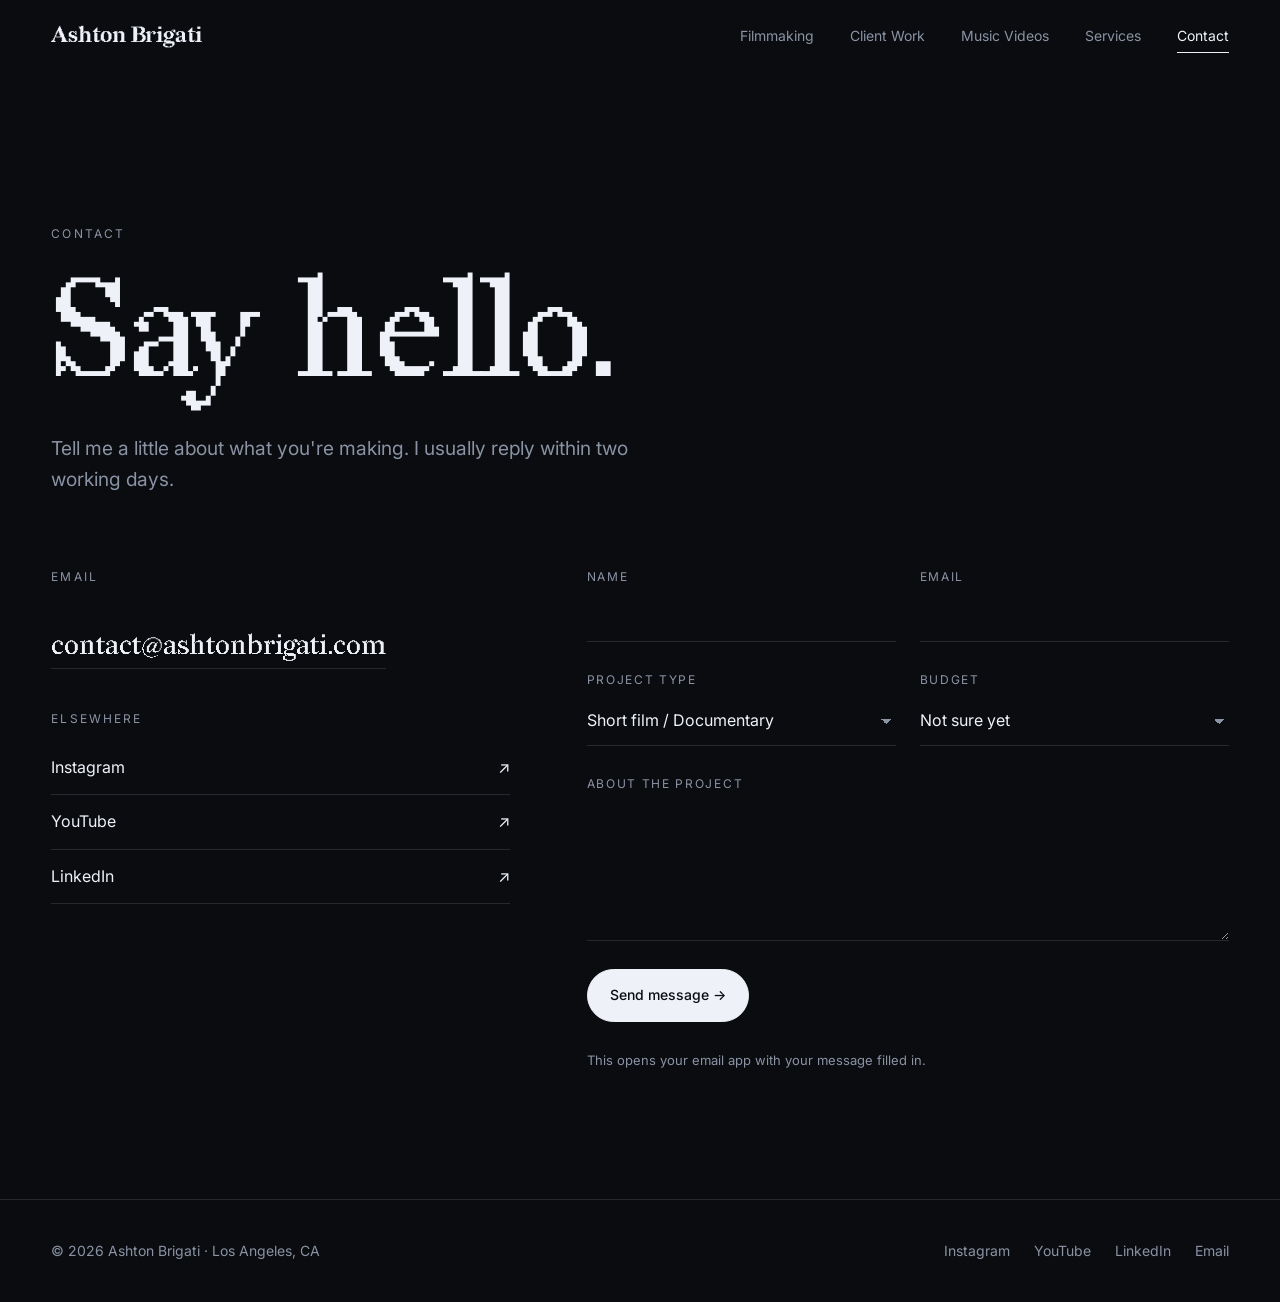
<file: contact.html>
<!DOCTYPE html>
<html lang="en">
<head>
  <meta charset="utf-8">
  <meta name="viewport" content="width=device-width, initial-scale=1">
  <link rel="icon" type="image/png" sizes="32x32" href="favicon-32.png?v=2">
  <link rel="icon" type="image/png" sizes="48x48" href="favicon-48.png?v=2">
  <link rel="apple-touch-icon" href="apple-touch-icon.png?v=2">
  <title>Contact | Ashton Brigati</title>
  <meta name="description" content="Ashton Brigati is a Los Angeles filmmaker, director and editor making short films, documentaries, music videos and video work for Patreon.">
  <link rel="canonical" href="https://ashtonbrigati.com/contact.html">
  <meta property="og:type" content="website">
  <meta property="og:site_name" content="Ashton Brigati">
  <meta property="og:title" content="Contact | Ashton Brigati">
  <meta property="og:description" content="Los Angeles filmmaker, director and editor. Short films, documentaries, music videos and video work for Patreon.">
  <meta property="og:url" content="https://ashtonbrigati.com/contact.html">
  <meta property="og:image" content="https://ashtonbrigati.com/media/thumbs/filmmaking-cover.jpg">
  <meta name="twitter:card" content="summary_large_image">
  <link rel="preconnect" href="https://fonts.googleapis.com">
  <link rel="preconnect" href="https://fonts.gstatic.com" crossorigin>
  <link href="https://fonts.googleapis.com/css2?family=Inter:wght@400;500&display=swap" rel="stylesheet">
  <link rel="preload" href="fonts/Redaction35-Regular.ttf" as="font" type="font/ttf" crossorigin>
  <link rel="stylesheet" href="css/site.css?v=202611121140">
</head>
<body data-page="contact">
  <div id="site-header"></div>

  <section class="page-head">
    <div class="wrap">
      <span class="eyebrow">Contact</span>
      <h1 class="display">Say hello.</h1>
      <p class="lede">Tell me a little about what you're making. I usually reply within two working days.</p>
    </div>
  </section>

  <section>
    <div class="wrap contact-grid">
      <div class="contact-info reveal">
        <span class="eyebrow">Email</span><br>
        <a class="big-mail" id="contact-mail"></a>
        <span class="eyebrow">Elsewhere</span>
        <ul id="contact-socials"></ul>
      </div>
      <form class="form reveal" id="contact-form">
        <div class="field"><label for="f-name">Name</label><input id="f-name" name="name" required autocomplete="name"></div>
        <div class="field"><label for="f-email">Email</label><input id="f-email" name="email" type="email" required autocomplete="email"></div>
        <div class="field"><label for="f-type">Project type</label>
          <select id="f-type" name="type"><option>Short film / Documentary</option><option>Music video</option><option>YouTube / Brand content</option><option>Freelance editing</option><option>Something else</option></select>
        </div>
        <div class="field"><label for="f-budget">Budget</label>
          <select id="f-budget" name="budget"><option>Not sure yet</option><option>Under $2k</option><option>$2k – $5k</option><option>$5k – $15k</option><option>$15k+</option></select>
        </div>
        <div class="field full"><label for="f-msg">About the project</label><textarea id="f-msg" name="message" required></textarea></div>
        <button class="btn btn-solid" type="submit">Send message →</button>
        <p class="form-note">This opens your email app with your message filled in.</p>
      </form>
    </div>
  </section>

  <div id="site-footer"></div>
  <script src="js/content.js?v=202611121140"></script>
  <script src="js/site.js?v=202611121140"></script>
</body>
</html>
</file>
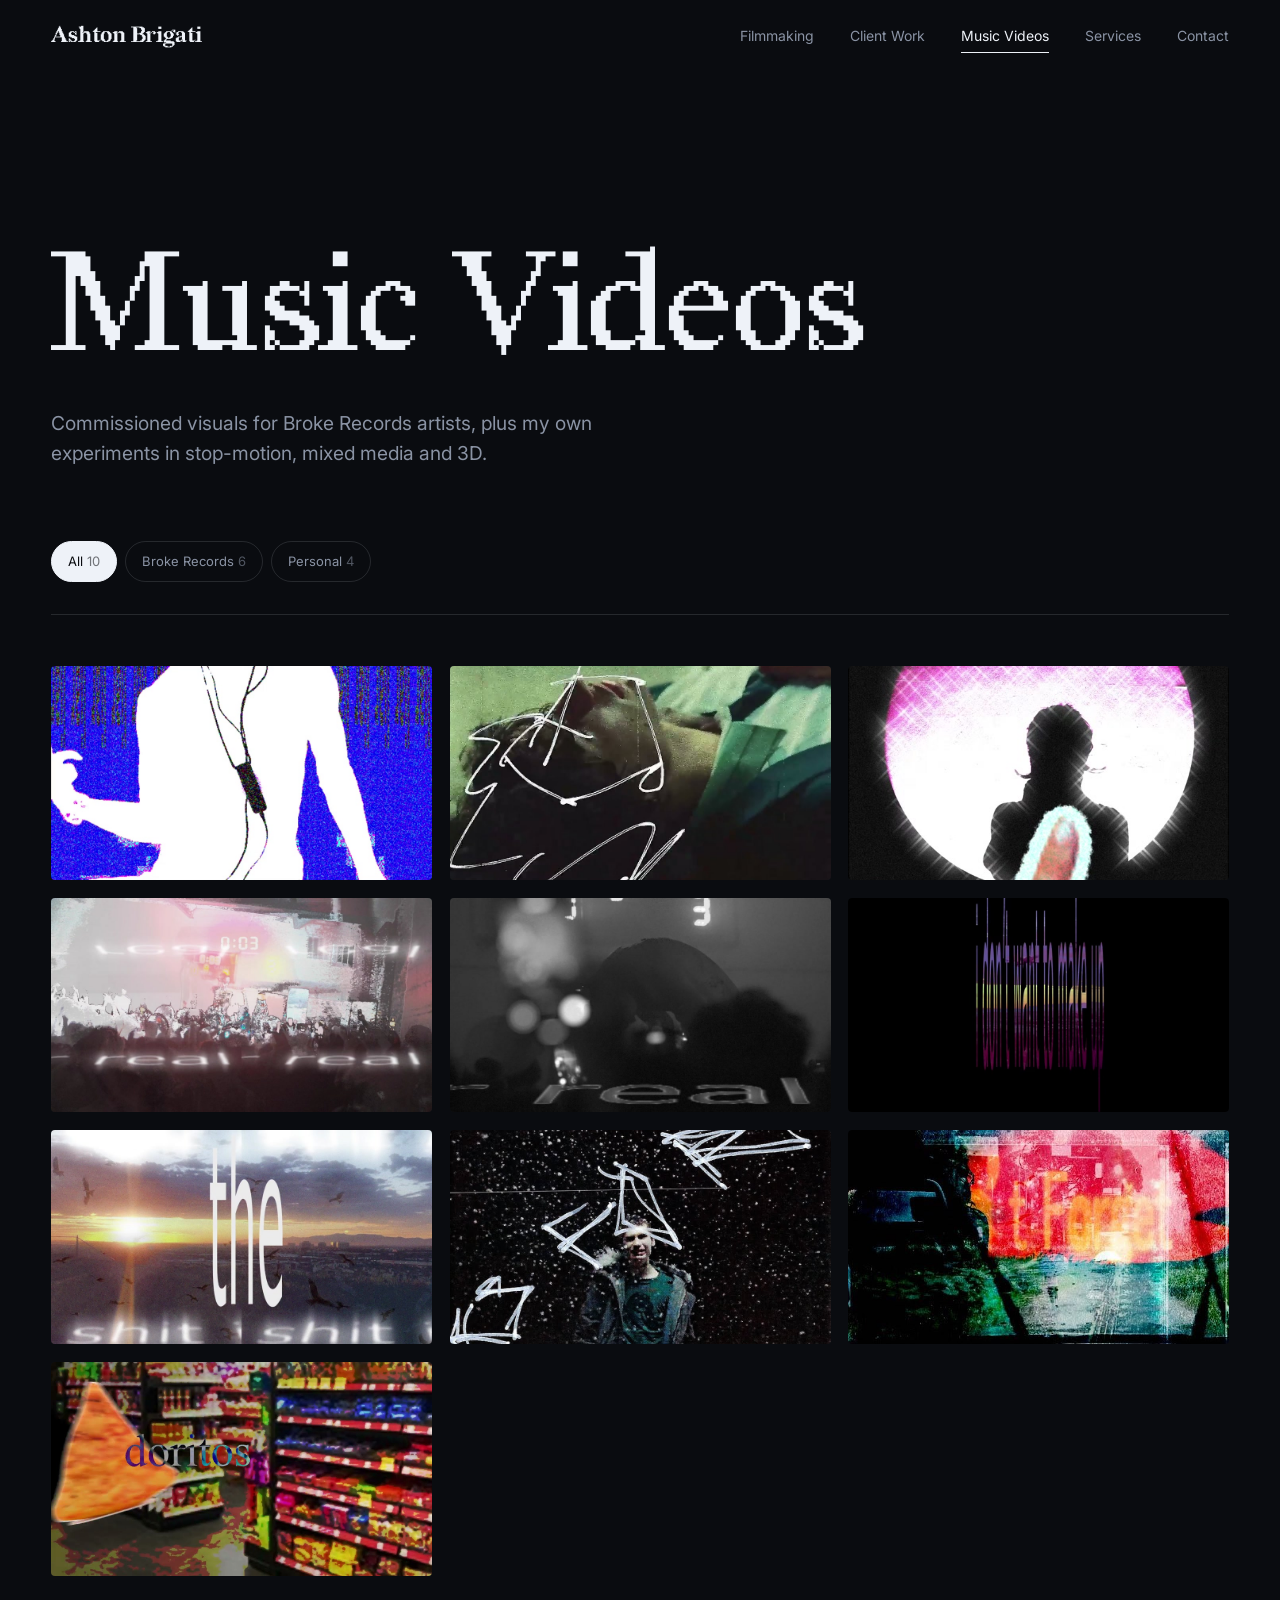
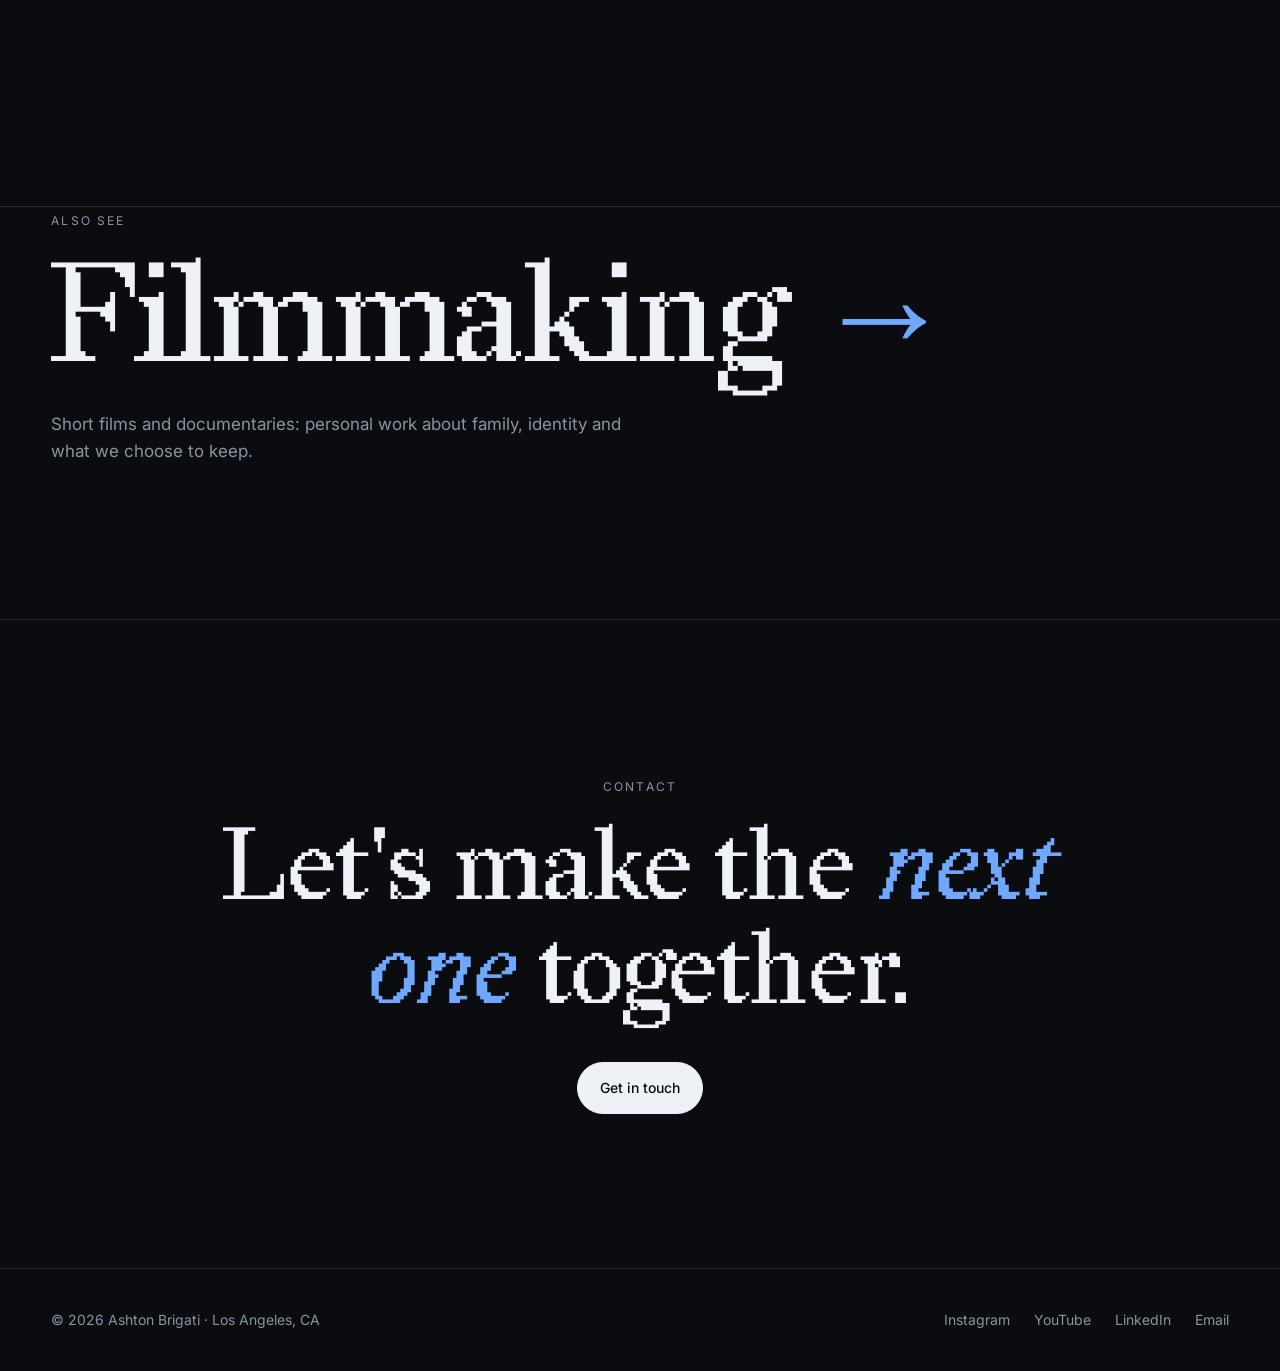
<file: music-videos.html>
<!DOCTYPE html>
<html lang="en">
<head>
  <meta charset="utf-8">
  <meta name="viewport" content="width=device-width, initial-scale=1">
  <link rel="icon" type="image/png" sizes="32x32" href="favicon-32.png?v=2">
  <link rel="icon" type="image/png" sizes="48x48" href="favicon-48.png?v=2">
  <link rel="apple-touch-icon" href="apple-touch-icon.png?v=2">
  <title>Music Videos | Ashton Brigati</title>
  <meta name="description" content="Ashton Brigati is a Los Angeles filmmaker, director and editor making short films, documentaries, music videos and video work for Patreon.">
  <link rel="canonical" href="https://ashtonbrigati.com/music-videos.html">
  <meta property="og:type" content="website">
  <meta property="og:site_name" content="Ashton Brigati">
  <meta property="og:title" content="Music Videos | Ashton Brigati">
  <meta property="og:description" content="Los Angeles filmmaker, director and editor. Short films, documentaries, music videos and video work for Patreon.">
  <meta property="og:url" content="https://ashtonbrigati.com/music-videos.html">
  <meta property="og:image" content="https://ashtonbrigati.com/media/thumbs/glaive-mixed-media.jpg">
  <meta name="twitter:card" content="summary_large_image">
  <link rel="preconnect" href="https://fonts.googleapis.com">
  <link rel="preconnect" href="https://fonts.gstatic.com" crossorigin>
  <link href="https://fonts.googleapis.com/css2?family=Inter:wght@400;500&display=swap" rel="stylesheet">
  <link rel="preload" href="fonts/Redaction35-Regular.ttf" as="font" type="font/ttf" crossorigin>
  <link rel="stylesheet" href="css/site.css?v=202611121140">
</head>
<body data-page="music">
  <div id="site-header"></div>

  <section class="page-head">
    <div class="wrap">
      <span class="eyebrow" id="page-eyebrow"></span>
      <h1 class="display" id="page-title"></h1>
      <p class="lede" id="page-lede"></p>
    </div>
  </section>

  <section>
    <div class="wrap">
      <div class="filters" id="filters" role="toolbar" aria-label="Filter projects"></div>
      <div id="projects"></div>
    </div>
  </section>

  <section class="section">
    <a class="wrap cross reveal" id="cross-link" href="#">
      <span class="eyebrow" id="cross-eyebrow"></span>
      <span class="display" id="cross-title" style="display:block"></span>
      <p id="cross-lede"></p>
    </a>
  </section>

  <section class="section cta">
    <div class="wrap reveal">
      <span class="eyebrow">Contact</span>
      <h2 class="display">Let's make the <em>next one</em> together.</h2>
      <a class="btn btn-solid" href="contact.html">Get in touch</a>
    </div>
  </section>

  <div id="site-footer"></div>
  <script src="js/content.js?v=202611121140"></script>
  <script src="js/site.js?v=202611121140"></script>
</body>
</html>
</file>
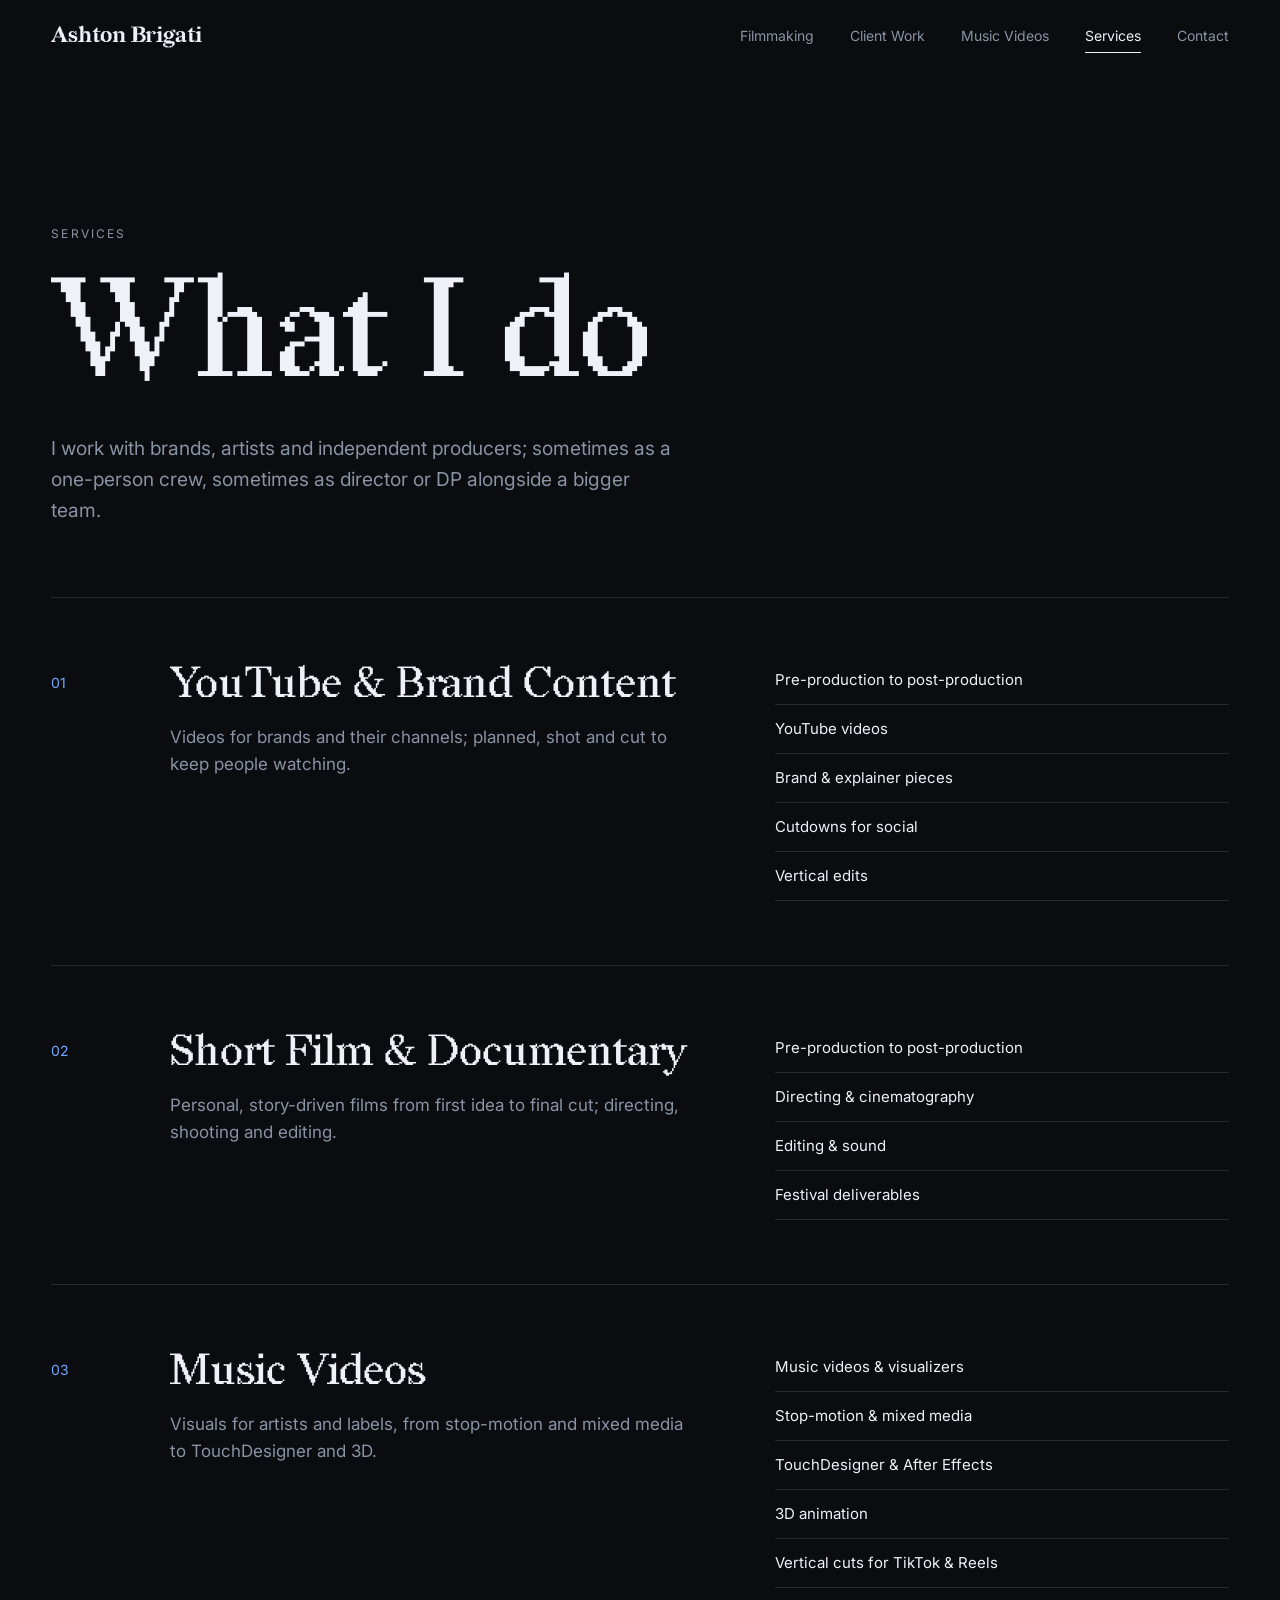
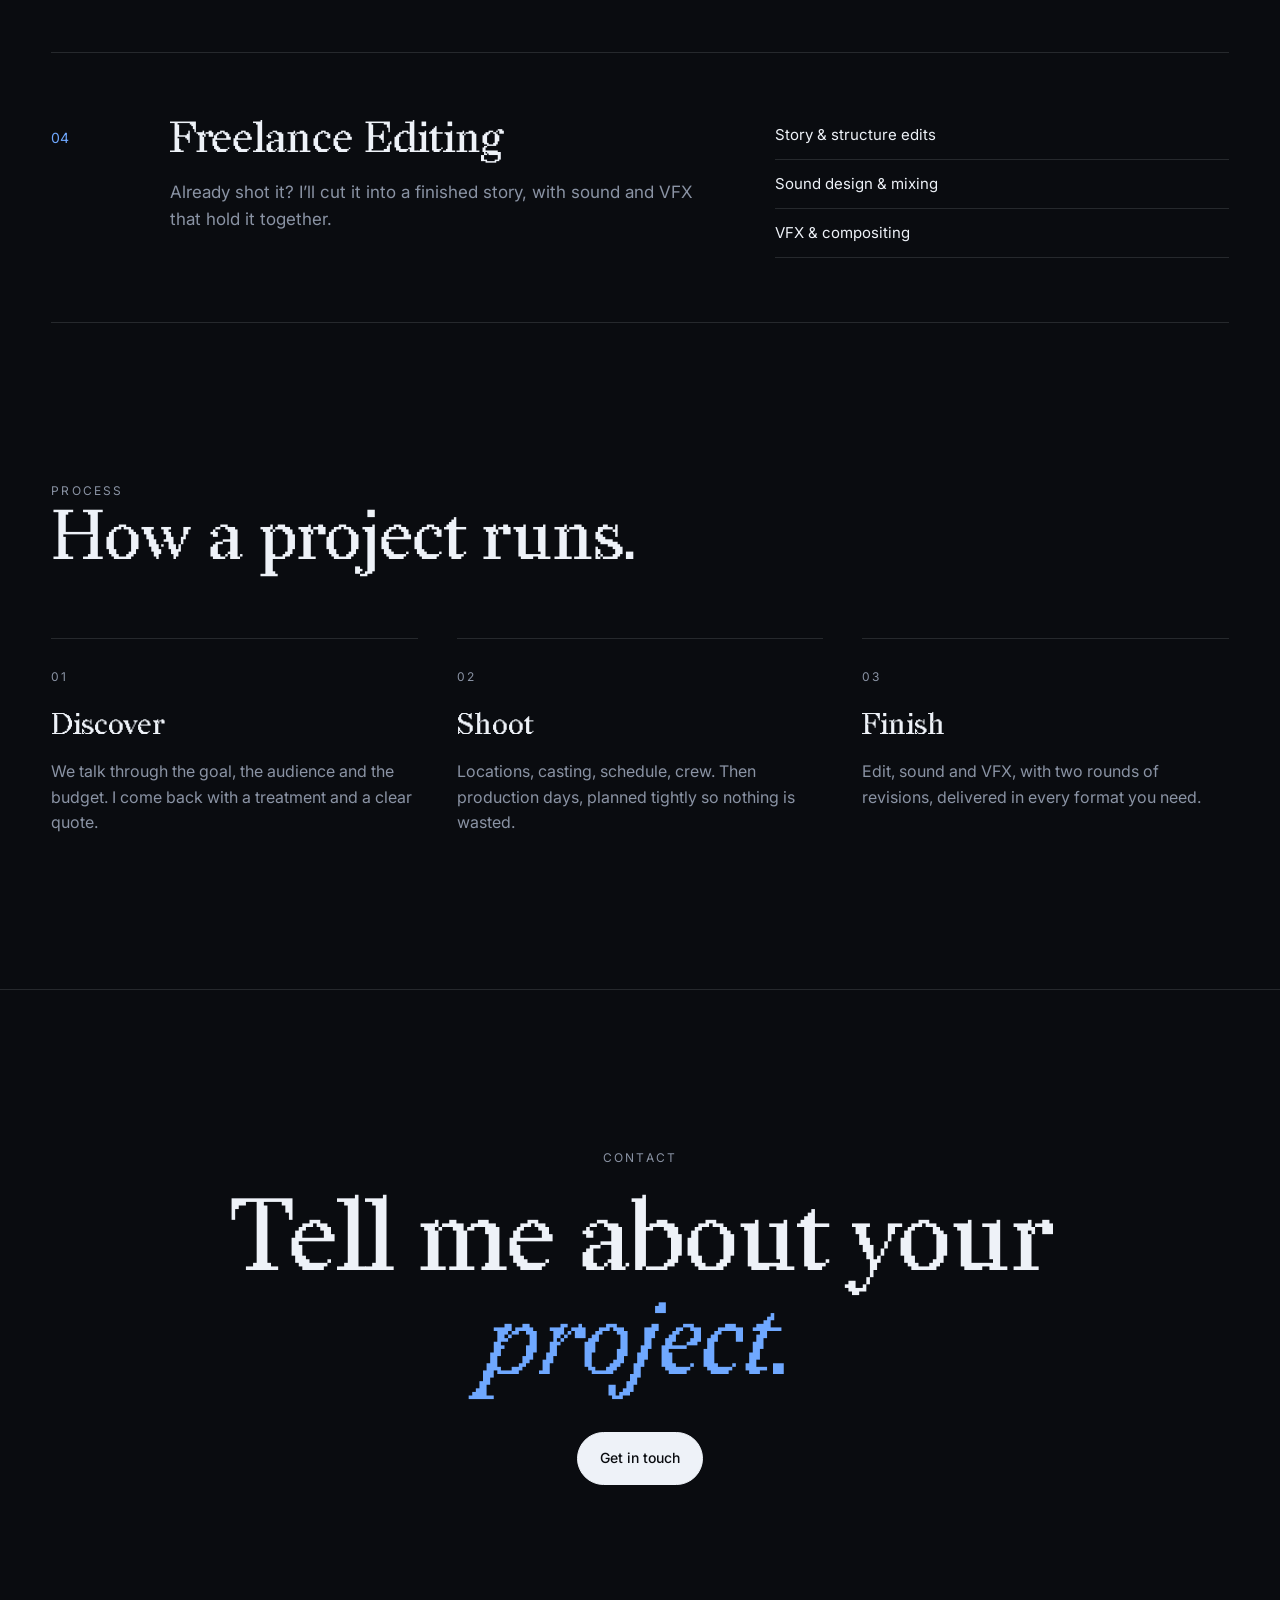
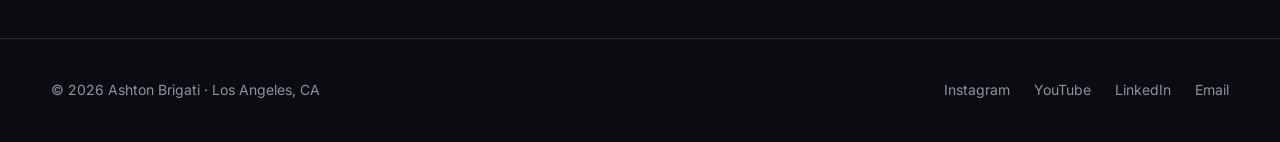
<file: services.html>
<!DOCTYPE html>
<html lang="en">
<head>
  <meta charset="utf-8">
  <meta name="viewport" content="width=device-width, initial-scale=1">
  <link rel="icon" type="image/png" sizes="32x32" href="favicon-32.png?v=2">
  <link rel="icon" type="image/png" sizes="48x48" href="favicon-48.png?v=2">
  <link rel="apple-touch-icon" href="apple-touch-icon.png?v=2">
  <title>Services | Ashton Brigati</title>
  <meta name="description" content="Ashton Brigati is a Los Angeles filmmaker, director and editor making short films, documentaries, music videos and video work for Patreon.">
  <link rel="canonical" href="https://ashtonbrigati.com/services.html">
  <meta property="og:type" content="website">
  <meta property="og:site_name" content="Ashton Brigati">
  <meta property="og:title" content="Services | Ashton Brigati">
  <meta property="og:description" content="Los Angeles filmmaker, director and editor. Short films, documentaries, music videos and video work for Patreon.">
  <meta property="og:url" content="https://ashtonbrigati.com/services.html">
  <meta property="og:image" content="https://ashtonbrigati.com/media/thumbs/filmmaking-cover.jpg">
  <meta name="twitter:card" content="summary_large_image">
  <link rel="preconnect" href="https://fonts.googleapis.com">
  <link rel="preconnect" href="https://fonts.gstatic.com" crossorigin>
  <link href="https://fonts.googleapis.com/css2?family=Inter:wght@400;500&display=swap" rel="stylesheet">
  <link rel="preload" href="fonts/Redaction35-Regular.ttf" as="font" type="font/ttf" crossorigin>
  <link rel="stylesheet" href="css/site.css?v=202611121140">
</head>
<body data-page="services">
  <div id="site-header"></div>

  <section class="page-head">
    <div class="wrap">
      <span class="eyebrow">Services</span>
      <h1 class="display">What I do</h1>
      <p class="lede">I work with brands, artists and independent producers; sometimes as a one-person crew, sometimes as director or DP alongside a bigger team.</p>
    </div>
  </section>

  <section>
    <div class="wrap"><div class="svc-rows" id="svc-rows"></div></div>
  </section>

  <section class="section">
    <div class="wrap">
      <div class="section-head reveal">
        <div><span class="eyebrow">Process</span><h2 class="display">How a project runs.</h2></div>
      </div>
      <div class="process">
        <div class="step reveal"><span class="eyebrow">01</span><h3>Discover</h3><p>We talk through the goal, the audience and the budget. I come back with a treatment and a clear quote.</p></div>
        <div class="step reveal"><span class="eyebrow">02</span><h3>Shoot</h3><p>Locations, casting, schedule, crew. Then production days, planned tightly so nothing is wasted.</p></div>
        <div class="step reveal"><span class="eyebrow">03</span><h3>Finish</h3><p>Edit, sound and VFX, with two rounds of revisions, delivered in every format you need.</p></div>
      </div>
    </div>
  </section>

  <section class="section cta">
    <div class="wrap reveal">
      <span class="eyebrow">Contact</span>
      <h2 class="display">Tell me about your <em>project.</em></h2>
      <a class="btn btn-solid" href="contact.html">Get in touch</a>
    </div>
  </section>

  <div id="site-footer"></div>
  <script src="js/content.js?v=202611121140"></script>
  <script src="js/site.js?v=202611121140"></script>
</body>
</html>
</file>
<file: css/site.css>
/* ---------- Fonts ---------- */
@font-face { font-family: "Redaction"; src: url("../fonts/Redaction35-Regular.ttf") format("truetype"); font-weight: 400; font-style: normal; font-display: swap; }
@font-face { font-family: "Redaction"; src: url("../fonts/Redaction35-Bold.ttf") format("truetype"); font-weight: 700; font-style: normal; font-display: swap; }
@font-face { font-family: "Redaction"; src: url("../fonts/Redaction35-Italic.ttf") format("truetype"); font-weight: 400; font-style: italic; font-display: swap; }

/* ---------- Tokens ---------- */
:root {
  --bg: #0a0c10;
  --bg-2: #12151c;
  --text: #eef2f8;
  --muted: #8a93a4;
  --line: rgba(238, 242, 248, 0.12);
  --accent: #6fa8ff;
  --display: "Redaction", Georgia, serif;
  --sans: "Inter", system-ui, -apple-system, "Segoe UI", sans-serif;
  --gutter: clamp(16px, 4vw, 56px);
  --max: 1440px;
  --ease: cubic-bezier(.2, .7, .2, 1);
}

*, *::before, *::after { box-sizing: border-box; }
html { scroll-behavior: smooth; }
body {
  margin: 0;
  background: var(--bg);
  color: var(--text);
  font-family: var(--sans);
  font-size: 16px;
  line-height: 1.6;
  -webkit-font-smoothing: antialiased;
}
img, video, iframe { display: block; max-width: 100%; }
a { color: inherit; text-decoration: none; }
button { font: inherit; color: inherit; background: none; border: 0; cursor: pointer; }
::selection { background: var(--accent); color: var(--bg); }

.wrap { max-width: var(--max); margin: 0 auto; padding: 0 var(--gutter); }
.eyebrow { font-size: 12px; letter-spacing: .18em; text-transform: uppercase; color: var(--muted); }
.display { font-family: var(--display); font-weight: 400; line-height: 1.02; letter-spacing: -0.01em; margin: 0; }
.display em { font-style: italic; color: var(--accent); }

/* ---------- Header ---------- */
.site-header {
  position: fixed; inset: 0 0 auto 0; z-index: 50;
  transition: background .3s var(--ease), border-color .3s var(--ease);
  border-bottom: 1px solid transparent;
}
.site-header.scrolled { background: rgba(10,12,16,.85); backdrop-filter: blur(12px); border-color: var(--line); }
.site-header .wrap { display: flex; align-items: center; justify-content: space-between; height: 72px; }
.logo { font-family: var(--display); font-weight: 700; font-size: 22px; letter-spacing: -0.01em; }
.nav { display: flex; gap: 36px; font-size: 14px; }
.nav a { color: var(--muted); transition: color .2s; position: relative; }
.nav a:hover, .nav a[aria-current="page"] { color: var(--text); }
.nav a[aria-current="page"]::after { content: ""; position: absolute; left: 0; right: 0; bottom: -6px; height: 1px; background: var(--text); }
.menu-btn { display: none; width: 40px; height: 40px; position: relative; }
.menu-btn span { position: absolute; left: 10px; right: 10px; height: 1.5px; background: var(--text); transition: transform .3s var(--ease); }
.menu-btn span:first-child { top: 16px; } .menu-btn span:last-child { top: 23px; }
.menu-open .menu-btn span:first-child { transform: translateY(3.5px) rotate(45deg); }
.menu-open .menu-btn span:last-child { transform: translateY(-3.5px) rotate(-45deg); }

@media (max-width: 760px) {
  .menu-btn { display: block; }
  .nav {
    position: fixed; inset: 72px 0 auto 0; flex-direction: column; gap: 0;
    background: var(--bg); border-bottom: 1px solid var(--line);
    padding: 8px var(--gutter) 24px; font-size: 28px; font-family: var(--display);
    transform: translateY(-8px); opacity: 0; pointer-events: none; transition: .25s var(--ease);
  }
  .nav a { padding: 10px 0; color: var(--text); }
  .nav a[aria-current="page"]::after { display: none; }
  .menu-open .nav { transform: none; opacity: 1; pointer-events: auto; }
  .menu-open .site-header { background: var(--bg); }
}

/* ---------- Buttons ---------- */
.btn {
  display: inline-flex; align-items: center; gap: 10px;
  padding: 14px 22px; border-radius: 999px; font-size: 14px; font-weight: 500;
  border: 1px solid var(--line); transition: background .2s, color .2s, border-color .2s;
}
.btn:hover { border-color: var(--text); }
.btn-solid { background: var(--text); color: var(--bg); border-color: var(--text); }
.btn-solid:hover { background: var(--accent); border-color: var(--accent); }
.btn .play { width: 0; height: 0; border-left: 8px solid currentColor; border-top: 5px solid transparent; border-bottom: 5px solid transparent; }
.link-arrow { display: inline-flex; gap: 8px; align-items: center; font-size: 14px; color: var(--muted); transition: color .2s, gap .2s; }
.link-arrow:hover { color: var(--text); gap: 12px; }

/* ---------- Hero ---------- */
.hero { position: relative; min-height: 100svh; display: flex; align-items: flex-end; overflow: hidden; }
.hero-media { position: absolute; inset: 0; }
.hero-media video { width: 100%; height: 100%; object-fit: cover; }
.hero-media .ph { position: absolute; inset: 0; }
.hero::after {
  content: ""; position: absolute; inset: 0;
  background: linear-gradient(180deg, rgba(10,12,16,.35) 0%, rgba(10,12,16,0) 35%, rgba(10,12,16,.55) 70%, var(--bg) 100%);
}
.hero-inner { position: relative; z-index: 1; width: 100%; padding-bottom: clamp(48px, 9vh, 104px); }
.hero h1 { font-size: clamp(48px, 9vw, 148px); max-width: 12ch; margin: 18px 0 32px; }
.hero-actions { display: flex; gap: 12px; flex-wrap: wrap; }
.hero-scroll { position: absolute; right: var(--gutter); bottom: clamp(48px, 9vh, 104px); z-index: 1; writing-mode: vertical-rl; font-size: 11px; letter-spacing: .2em; text-transform: uppercase; color: var(--muted); }

/* ---------- Placeholder art (used until real thumbnails are added) ---------- */
.ph {
  --h: 210;
  background:
    radial-gradient(120% 90% at 20% 15%, hsl(var(--h) 55% 38% / .9), transparent 60%),
    radial-gradient(90% 80% at 85% 90%, hsl(calc(var(--h) + 18) 50% 20%), transparent 65%),
    linear-gradient(160deg, hsl(var(--h) 30% 14%), hsl(calc(var(--h) + 20) 25% 7%));
}
.ph::after {
  content: ""; position: absolute; inset: 0; opacity: .22; mix-blend-mode: overlay;
  background-image: url("data:image/svg+xml,%3Csvg xmlns='http://www.w3.org/2000/svg' width='160' height='160'%3E%3Cfilter id='n'%3E%3CfeTurbulence type='fractalNoise' baseFrequency='.9' numOctaves='2' stitchTiles='stitch'/%3E%3C/filter%3E%3Crect width='100%25' height='100%25' filter='url(%23n)'/%3E%3C/svg%3E");
}
.hero-media .ph { animation: drift 18s ease-in-out infinite alternate; transform-origin: 30% 30%; }
@keyframes drift { to { transform: scale(1.12) translate(-2%, 1%); } }

/* ---------- Sections ---------- */
.section { padding: clamp(80px, 12vw, 160px) 0; }
.section-head { display: flex; justify-content: space-between; align-items: flex-end; gap: 24px; margin-bottom: clamp(32px, 5vw, 64px); flex-wrap: wrap; }
.section-head h2 { font-size: clamp(36px, 5.5vw, 80px); }

/* ---------- Work grid (home) ---------- */
.work-grid { display: grid; grid-template-columns: repeat(2, 1fr); gap: clamp(32px, 4vw, 56px) clamp(16px, 2.4vw, 32px); }
.work-grid .card:first-child { grid-column: 1 / -1; }
.work-grid .card:first-child .card-media { aspect-ratio: 21 / 9; }
@media (max-width: 760px) {
  .work-grid { grid-template-columns: 1fr; }
  .work-grid .card:first-child .card-media { aspect-ratio: 16 / 9; }
}
.card { display: block; }
.card-media { position: relative; aspect-ratio: 16 / 10; overflow: hidden; border-radius: 4px; background: var(--bg-2); }
.card-media > img, .card-media > video, .card-media > .ph { position: absolute; inset: 0; width: 100%; height: 100%; object-fit: cover; transition: transform .9s var(--ease), opacity .4s; }
.card-media > video { opacity: 0; }
.card:hover .card-media > img, .card:hover .card-media > .ph { transform: scale(calc(var(--z, 1) * 1.04)); }
.card:hover .card-media > video.ready { opacity: 1; }
.card-tag {
  position: absolute; left: 16px; top: 16px; z-index: 2;
  font-size: 11px; letter-spacing: .14em; text-transform: uppercase;
  padding: 6px 10px; border-radius: 999px; background: rgba(10,12,16,.55); backdrop-filter: blur(6px);
}
.card-view {
  position: absolute; right: 16px; bottom: 16px; z-index: 2; font-size: 13px;
  padding: 8px 14px; border-radius: 999px; background: var(--text); color: var(--bg);
  opacity: 0; transform: translateY(8px); transition: .35s var(--ease);
}
.card:hover .card-view, .card:focus-visible .card-view { opacity: 1; transform: none; }
.card-info { display: flex; justify-content: space-between; gap: 16px; align-items: baseline; padding-top: 16px; }
.card-title { font-family: var(--display); font-size: clamp(22px, 2.2vw, 30px); line-height: 1.15; margin: 0; }
.card-meta { font-size: 13px; color: var(--muted); white-space: nowrap; }
.card-summary { color: var(--muted); font-size: 15px; margin: 6px 0 0; max-width: 56ch; }

/* ---------- Commercial / Filmmaking doorways (home) ---------- */
.paths { display: grid; grid-template-columns: 1fr 1fr; gap: clamp(12px, 1.6vw, 24px); padding-top: clamp(24px, 4vw, 48px); }
.path { position: relative; display: flex; align-items: flex-end; min-height: clamp(360px, 52vw, 640px); overflow: hidden; border-radius: 4px; background: var(--bg-2); isolation: isolate; }
.path > img, .path > .ph { position: absolute; inset: 0; width: 100%; height: 100%; object-fit: cover; z-index: -2; transition: transform 1.1s var(--ease); }
.path::before { content: ""; position: absolute; inset: 0; z-index: -1; background: linear-gradient(180deg, rgba(10,12,16,0) 30%, rgba(10,12,16,.85) 100%); transition: background .4s; }
.path:hover > img, .path:hover > .ph { transform: scale(1.05); }
.path-body { padding: clamp(24px, 3vw, 44px); }
.path h2 { font-size: clamp(44px, 6.5vw, 104px); margin: 10px 0 14px; }
.path p { color: #c3cad6; margin: 0 0 22px; max-width: 40ch; }
.path-go { display: inline-block; font-size: 14px; padding: 10px 18px; border-radius: 999px; border: 1px solid rgba(238,242,248,.4); transition: .3s var(--ease); }
.path:hover .path-go { background: var(--text); color: var(--bg); border-color: var(--text); }
@media (max-width: 760px) { .paths { grid-template-columns: 1fr; } .path { min-height: 380px; } }
.preview + .preview { border-top: 1px solid var(--line); }
.empty { color: var(--muted); padding: 64px 0; }

/* ---------- Cross-link between sections ---------- */
.cross { display: block; border-top: 1px solid var(--line); }
.cross .display { font-size: clamp(56px, 11vw, 176px); margin: 14px 0 20px; transition: color .3s; }
.cross .display em { font-style: normal; display: inline-block; transition: transform .4s var(--ease); }
.cross:hover .display { color: var(--accent); }
.cross:hover .display em { transform: translateX(16px); }
.cross p { color: var(--muted); max-width: 52ch; margin: 0; font-size: 17px; }

/* ---------- Services teaser ---------- */
.services-band { border-top: 1px solid var(--line); }
.svc-list { display: grid; grid-template-columns: repeat(3, 1fr); border-top: 1px solid var(--line); }
.svc { padding: 32px 28px 40px 0; border-right: 1px solid var(--line); }
.svc + .svc { padding-left: 28px; }
.svc:last-child { border-right: 0; }
.svc .num { font-size: 13px; color: var(--accent); }
.svc h3 { font-family: var(--display); font-weight: 400; font-size: 26px; line-height: 1.15; margin: 14px 0 12px; }
.svc p { color: var(--muted); margin: 0; font-size: 15px; }
@media (max-width: 820px) {
  .svc-list { grid-template-columns: 1fr; }
  .svc, .svc + .svc { padding: 28px 0; border-right: 0; }
  .svc + .svc { border-top: 1px solid var(--line); }
}

/* ---------- CTA ---------- */
.cta { text-align: center; border-top: 1px solid var(--line); }
.cta h2 { font-size: clamp(44px, 8vw, 128px); margin: 18px auto 36px; max-width: 14ch; }
.cta .mail { font-family: var(--display); font-size: clamp(20px, 2.4vw, 32px); border-bottom: 1px solid var(--line); padding-bottom: 4px; transition: border-color .2s, color .2s; }
.cta .mail:hover { color: var(--accent); border-color: var(--accent); }

/* ---------- Footer ---------- */
.site-footer { border-top: 1px solid var(--line); padding: 40px 0; font-size: 14px; color: var(--muted); }
.site-footer .wrap { display: flex; justify-content: space-between; gap: 24px; flex-wrap: wrap; }
.site-footer .socials { display: flex; gap: 24px; }
.site-footer a:hover { color: var(--text); }

/* ---------- Page header (inner pages) ---------- */
.page-head { padding: clamp(140px, 20vw, 220px) 0 clamp(40px, 6vw, 72px); }
.page-head h1 { font-size: clamp(56px, 11vw, 176px); margin-top: 16px; }
.page-head .lede { max-width: 52ch; color: var(--muted); font-size: clamp(17px, 1.5vw, 20px); margin: 28px 0 0; }

/* ---------- Work page ---------- */
.filters { display: flex; gap: 8px; flex-wrap: wrap; padding-bottom: 32px; border-bottom: 1px solid var(--line); }
.chip { padding: 9px 16px; border-radius: 999px; border: 1px solid var(--line); font-size: 13px; color: var(--muted); transition: .2s; }
.chip:hover { color: var(--text); border-color: var(--muted); }
.chip[aria-pressed="true"] { background: var(--text); color: var(--bg); border-color: var(--text); }
.chip .count { opacity: .55; margin-left: 4px; }

.project {
  display: grid; grid-template-columns: minmax(0, 7fr) minmax(0, 5fr); gap: clamp(24px, 4vw, 64px);
  padding: clamp(48px, 7vw, 96px) 0; border-bottom: 1px solid var(--line); scroll-margin-top: 72px;
}
.project[hidden] { display: none; }
.project.flash .project-media { outline: 1px solid var(--accent); outline-offset: 8px; }
.project-media { position: relative; aspect-ratio: 16 / 9; overflow: hidden; border-radius: 4px; background: var(--bg-2); cursor: pointer; transition: outline-offset .4s; }
.project-media > img, .project-media > .ph { position: absolute; inset: 0; width: 100%; height: 100%; object-fit: cover; transition: transform .9s var(--ease); }
.project-media:hover > img, .project-media:hover > .ph { transform: scale(calc(var(--z, 1) * 1.03)); }
.play-badge {
  position: absolute; left: 50%; top: 50%; transform: translate(-50%, -50%); z-index: 2;
  width: 76px; height: 76px; border-radius: 50%; background: rgba(238,242,248,.92);
  display: grid; place-items: center; transition: transform .3s var(--ease);
}
.play-badge::before { content: ""; margin-left: 5px; border-left: 16px solid var(--bg); border-top: 10px solid transparent; border-bottom: 10px solid transparent; }
.project-media:hover .play-badge { transform: translate(-50%, -50%) scale(1.08); }
.project-num { font-size: 13px; color: var(--accent); }
.project h2 { font-family: var(--display); font-weight: 400; font-size: clamp(32px, 3.6vw, 56px); line-height: 1.05; margin: 10px 0 24px; }
.project dl { display: grid; grid-template-columns: auto 1fr; gap: 6px 24px; margin: 0 0 28px; padding: 18px 0; border-top: 1px solid var(--line); border-bottom: 1px solid var(--line); font-size: 14px; }
.project dt { color: var(--muted); }
.project dd { margin: 0; }
.project-desc p { color: #c3cad6; margin: 0 0 14px; max-width: 60ch; }
@media (max-width: 900px) { .project { grid-template-columns: 1fr; } }

/* ---------- Services page ---------- */
.svc-rows { border-top: 1px solid var(--line); }
.svc-row { display: grid; grid-template-columns: 80px minmax(0, 5fr) minmax(0, 4fr); gap: clamp(16px, 3vw, 48px); padding: clamp(36px, 5vw, 64px) 0; border-bottom: 1px solid var(--line); }
.svc-row .num { color: var(--accent); font-size: 14px; padding-top: 10px; }
.svc-row h2 { font-family: var(--display); font-weight: 400; font-size: clamp(30px, 3.4vw, 52px); line-height: 1.05; margin: 0 0 16px; }
.svc-row p { color: var(--muted); margin: 0; max-width: 48ch; font-size: 17px; }
.svc-row ul { list-style: none; margin: 0; padding: 0; }
.svc-row li { padding: 12px 0; border-bottom: 1px solid var(--line); font-size: 15px; }
.svc-row li:first-child { padding-top: 6px; }
@media (max-width: 760px) { .svc-row { grid-template-columns: 1fr; } .svc-row .num { padding: 0; } }

.process { display: grid; grid-template-columns: repeat(3, 1fr); gap: clamp(24px, 3vw, 48px); }
.process h3 { font-family: var(--display); font-weight: 400; font-size: 30px; margin: 12px 0 10px; }
.process p { color: var(--muted); margin: 0; }
.process .step { padding-top: 24px; border-top: 1px solid var(--line); }
@media (max-width: 760px) { .process { grid-template-columns: 1fr; } }

/* ---------- Contact page ---------- */
.contact-grid { display: grid; grid-template-columns: minmax(0, 5fr) minmax(0, 7fr); gap: clamp(40px, 6vw, 96px); padding-bottom: clamp(80px, 10vw, 140px); }
.contact-info .eyebrow { display: block; }
.contact-info .big-mail { font-family: var(--display); font-size: clamp(22px, 2.2vw, 32px); display: inline-block; overflow-wrap: anywhere; border-bottom: 1px solid var(--line); margin: 12px 0 40px; transition: color .2s; }
.contact-info .big-mail:hover { color: var(--accent); }
.contact-info ul { list-style: none; padding: 0; margin: 12px 0 40px; }
.contact-info li a { display: flex; justify-content: space-between; padding: 14px 0; border-bottom: 1px solid var(--line); transition: color .2s; }
.contact-info li a:hover { color: var(--accent); }
.form { display: grid; grid-template-columns: 1fr 1fr; gap: 28px 24px; }
.field { display: flex; flex-direction: column; gap: 8px; }
.field.full { grid-column: 1 / -1; }
.field label { font-size: 12px; letter-spacing: .14em; text-transform: uppercase; color: var(--muted); }
.field input, .field select, .field textarea {
  font: inherit; color: var(--text); background: transparent; border: 0; border-bottom: 1px solid var(--line);
  padding: 10px 0 12px; border-radius: 0; outline: none; transition: border-color .2s;
}
.field select { appearance: none; background-image: linear-gradient(45deg, transparent 50%, var(--muted) 50%), linear-gradient(135deg, var(--muted) 50%, transparent 50%); background-position: calc(100% - 10px) 50%, calc(100% - 5px) 50%; background-size: 5px 5px; background-repeat: no-repeat; }
.field select option { background: var(--bg-2); }
.field textarea { min-height: 140px; resize: vertical; }
.field input:focus, .field select:focus, .field textarea:focus { border-color: var(--text); }
.form .btn { justify-self: start; }
.form-note { grid-column: 1 / -1; font-size: 13px; color: var(--muted); margin: 0; }
@media (max-width: 860px) { .contact-grid { grid-template-columns: 1fr; } }
@media (max-width: 520px) { .form { grid-template-columns: 1fr; } }

/* ---------- Lightbox ---------- */
.lightbox { position: fixed; inset: 0; z-index: 100; background: rgba(5,7,10,.94); display: grid; place-items: center; padding: var(--gutter); opacity: 0; pointer-events: none; transition: opacity .3s var(--ease); }
.lightbox.open { opacity: 1; pointer-events: auto; }
.lightbox-frame { width: min(1200px, 100%); aspect-ratio: 16 / 9; background: #000; position: relative; }
.lightbox-frame iframe, .lightbox-frame video { position: absolute; inset: 0; width: 100%; height: 100%; border: 0; }
.lightbox-empty { position: absolute; inset: 0; display: grid; place-items: center; text-align: center; color: var(--muted); }
.lightbox-empty strong { display: block; font-family: var(--display); font-weight: 400; font-size: 32px; color: var(--text); margin-bottom: 6px; }
.lightbox-close { position: absolute; top: 20px; right: var(--gutter); font-size: 14px; color: var(--muted); padding: 10px; }
.lightbox-close:hover { color: var(--text); }
.lightbox-title { position: absolute; left: var(--gutter); top: 28px; font-family: var(--display); font-size: 20px; }

/* ---------- Reveal on scroll ---------- */
.reveal { opacity: 0; transform: translateY(24px); transition: opacity .9s var(--ease), transform .9s var(--ease); }
.reveal.in { opacity: 1; transform: none; }
@media (prefers-reduced-motion: reduce) {
  html { scroll-behavior: auto; }
  .reveal { opacity: 1; transform: none; transition: none; }
  .hero-media .ph { animation: none; }
}

/* ---------- Preview grids with fewer projects ---------- */
/* Two projects: the highlight sits larger on the left, the second beside it. */
.work-grid.n2 { grid-template-columns: 3fr 2fr; align-items: start; }
.work-grid.n2 .card:first-child { grid-column: auto; }
.work-grid.n2 .card:first-child .card-media { aspect-ratio: 4 / 3; }
.work-grid.n2 .card:last-child .card-media { aspect-ratio: 4 / 5; }
@media (max-width: 760px) {
  .work-grid.n2 { grid-template-columns: 1fr; }
  .work-grid.n2 .card .card-media { aspect-ratio: 16 / 9; }
}


/* ---------- YouTube hover preview on home cards ---------- */
/* The player sits underneath the still and is always "visible" to YouTube; hovering fades the still away. */
.card-media > .card-yt {
  position: absolute; left: 50%; top: 50%; transform: translate(-50%, -50%); z-index: 0; pointer-events: none;
}
.card-media > .card-yt iframe { width: 100%; height: 100%; max-width: none; border: 0; pointer-events: none; }
.card-media > img, .card-media > .ph { z-index: 1; }
.card:hover .card-media.yt-ready > img { opacity: 0; }

/* Optional per-project zoom on stills (thumbZoom in content.js), anchored on thumbPos. */
.card-media > img, .project-media > img { transform: scale(var(--z, 1)); transform-origin: var(--o, 50% 50%); }

/* Client Work: YouTube thumbnails carry text, so show them whole — two equal 16:9 cards. */
#client .work-grid.n2 { grid-template-columns: 1fr 1fr; }
#client .work-grid.n2 .card .card-media { aspect-ratio: 16 / 9; }
@media (max-width: 760px) { #client .work-grid.n2 { grid-template-columns: 1fr; } }

/* Vertical videos (Instagram reels) in the popup */
.lightbox-frame.vertical { width: min(440px, 100%); aspect-ratio: auto; height: min(86vh, 860px); background: #fff; border-radius: 6px; overflow: hidden; }

/* Vertical projects (reels): a tall 4:5 still in a narrower column, text centred beside it. */
.project.is-vertical { grid-template-columns: minmax(220px, 380px) minmax(0, 1fr); align-items: center; }
.project.is-vertical .project-media { aspect-ratio: 4 / 5; }
@media (max-width: 900px) {
  .project.is-vertical { grid-template-columns: 1fr; }
  .project.is-vertical .project-media { max-width: 420px; }
}

/* Label over a home-page panel's cover image (coverLabel in content.js) */
.path-label {
  position: absolute; top: clamp(16px, 2vw, 28px); left: clamp(16px, 2vw, 28px);
  display: flex; flex-direction: column; gap: 2px;
  padding: 10px 14px; border-radius: 8px;
  background: rgba(10,12,16,.62); backdrop-filter: blur(8px);
  font-family: var(--display); font-size: clamp(17px, 1.5vw, 22px); line-height: 1.15;
}
.path-label small { font-family: var(--sans); font-size: 10px; letter-spacing: .18em; text-transform: uppercase; color: var(--accent); }

/* ---------- Phone fixes ---------- */
@media (max-width: 760px) {
  /* Keep both cards in a two-project grid at 16:9 (the desktop :last-child 4:5 rule was winning). */
  .work-grid.n2 .card:first-child .card-media,
  .work-grid.n2 .card:last-child .card-media { aspect-ratio: 16 / 9; }
  /* The vertical "Scroll" label crowds the buttons on narrow screens. */
  .hero-scroll { display: none; }
  .hero .eyebrow { letter-spacing: .12em; font-size: 11px; }
  /* Bigger tap targets for small text links. */
  .link-arrow { padding: 10px 0; }
  .site-footer .socials { gap: 8px 20px; flex-wrap: wrap; }
  .site-footer .socials a { display: inline-block; padding: 10px 0; }
  .cta .mail { display: inline-block; padding: 8px 0 4px; }
}

/* ---------- Hero without a background video ---------- */
/* Until media/reel-loop.mp4 exists, the hero is a compact intro; it becomes full-screen once the video loads. */
.hero:not(.has-video) { min-height: 0; padding-top: clamp(150px, 18vw, 230px); }
.hero:not(.has-video) .hero-inner { padding-bottom: clamp(24px, 4vw, 48px); }
@media (max-width: 760px) {
  .hero:not(.has-video) { padding-top: 96px; }
  .hero:not(.has-video) .hero-inner { padding-bottom: 8px; }
  .hero:not(.has-video) h1 { margin: 12px 0 24px; }
}

/* Make the vertical "Scroll" cue easier to see on laptop/desktop. */
@media (min-width: 761px) { .hero-scroll { display: flex; align-items: center; gap: 14px; font-size: 12px; letter-spacing: .24em; color: #c3cad6; }
.hero-scroll::after { content: ""; width: 1px; height: 56px; background: linear-gradient(var(--accent), transparent); } }

/* TikTok videos in the popup */
.lightbox-frame.tiktok, .lightbox-frame.vertical.tiktok { background: #000; }

/* Three home-page panels (Filmmaking, Music Videos, Client Work) side by side on wider screens. */
@media (min-width: 761px) {
  .paths { grid-template-columns: repeat(3, 1fr); }
  .path { min-height: clamp(380px, 42vw, 600px); }
  .path h2 { font-size: clamp(34px, 4vw, 64px); }
  .path p { font-size: 15px; }
}
.path-body { text-shadow: 0 1px 14px rgba(10,12,16,.75), 0 0 2px rgba(10,12,16,.6); }

/* Four services on the home page: 4 across on wide screens, 2 across on tablets. */
@media (min-width: 1101px) { .svc-list { grid-template-columns: repeat(4, 1fr); } }
@media (min-width: 821px) and (max-width: 1100px) {
  .svc-list { grid-template-columns: repeat(2, 1fr); }
  .svc:nth-child(2n) { border-right: 0; }
  .svc:nth-child(odd) { padding-left: 0; }
  .svc:nth-child(n+3) { border-top: 1px solid var(--line); }
}
.path::before { background: linear-gradient(180deg, rgba(10,12,16,0) 20%, rgba(10,12,16,.55) 55%, rgba(10,12,16,.92) 100%); }

/* ---------- Thumbnail grid (Music Videos) ---------- */
.tile-grid { display: grid; grid-template-columns: repeat(3, minmax(0, 1fr)); gap: clamp(12px, 1.4vw, 20px); padding: clamp(32px, 4vw, 56px) 0 clamp(48px, 6vw, 88px); }
.tile[hidden] { display: none; }
.tile { scroll-margin-top: 96px; }
.tile-media { border-radius: 4px; }
.tile-media > img { transition: transform .9s var(--ease), filter .4s var(--ease); }
.tile-info {
  position: absolute; inset: 0; z-index: 2;
  display: flex; flex-direction: column; justify-content: flex-end; gap: 4px;
  padding: clamp(14px, 1.4vw, 22px);
  background: linear-gradient(180deg, rgba(10,12,16,.15) 0%, rgba(10,12,16,.55) 45%, rgba(10,12,16,.92) 100%);
  opacity: 0; transition: opacity .35s var(--ease);
}
.tile-cat { font-size: 11px; letter-spacing: .14em; text-transform: uppercase; color: var(--accent); }
.tile-title { font-family: var(--display); font-weight: 400; font-size: clamp(22px, 1.9vw, 30px); line-height: 1.08; margin: 2px 0 0; }
.tile-meta { margin: 0; font-size: 13px; color: #c3cad6; }
.tile-sum { margin: 6px 0 0; font-size: 13px; line-height: 1.45; color: #aab2c0; max-width: 46ch;
  display: -webkit-box; -webkit-line-clamp: 2; -webkit-box-orient: vertical; overflow: hidden; }
.tile-warn { margin: 4px 0 0; font-size: 11px; letter-spacing: .1em; text-transform: uppercase; color: #ffb4a8; }
.tile-play { align-self: flex-start; display: inline-flex; align-items: center; gap: 8px; margin-top: 10px;
  font-size: 13px; padding: 7px 14px; border-radius: 999px; background: var(--text); color: var(--bg); }
.tile-play .play { width: 0; height: 0; border-left: 7px solid currentColor; border-top: 4.5px solid transparent; border-bottom: 4.5px solid transparent; }
.tile-media:hover .tile-info, .tile-media:focus-visible .tile-info { opacity: 1; }
.tile-media:hover > img { filter: brightness(.9); }
.tile.flash .tile-media { outline: 1px solid var(--accent); outline-offset: 6px; }

/* Touch screens can't hover: show the title and artist on every tile instead. */
@media (hover: none) {
  .tile-info { opacity: 1; background: linear-gradient(180deg, rgba(10,12,16,0) 40%, rgba(10,12,16,.88) 100%); }
  .tile-sum, .tile-play { display: none; }
}
@media (max-width: 1000px) { .tile-grid { grid-template-columns: repeat(2, minmax(0, 1fr)); } }
@media (max-width: 560px) { .tile-grid { grid-template-columns: 1fr; } }

/* Full-screen video player */
.lightbox:fullscreen { padding: 56px 24px 24px; background: #000; }
.lightbox:fullscreen .lightbox-frame { width: min(100%, calc((100vh - 96px) * 16 / 9)); }
.lightbox:fullscreen .lightbox-frame.vertical { width: min(100%, calc((100vh - 96px) * 9 / 16)); height: calc(100vh - 96px); }
/* Smaller tiles: drop the summary line so the title, details and Play button always fit. */
.tile-media { container-type: inline-size; }
@container (max-width: 380px) {
  .tile-sum { display: none; }
  .tile-play { margin-top: 6px; padding: 6px 12px; }
  .tile-title { font-size: 22px; }
}
.tile-info { text-shadow: 0 1px 10px rgba(10,12,16,.7); }
@media (hover: none) { .tile-info { background: linear-gradient(180deg, rgba(10,12,16,0) 25%, rgba(10,12,16,.6) 55%, rgba(10,12,16,.94) 100%); } }
/* Custom hover clips (preview: in content.js) sit above the still so they can fade in over it. */
.card-media > video { z-index: 2; }
/* Self-hosted videos in the popup: fit the whole frame on black. */
.lightbox-frame video { object-fit: contain; background: #000; }

/* Extra tags on cards (e.g. VFX) sit in a row with the category tag */
.card-tags { position: absolute; left: 16px; top: 16px; z-index: 2; display: flex; gap: 6px; }
.card-tags .card-tag { position: static; }
</file>
